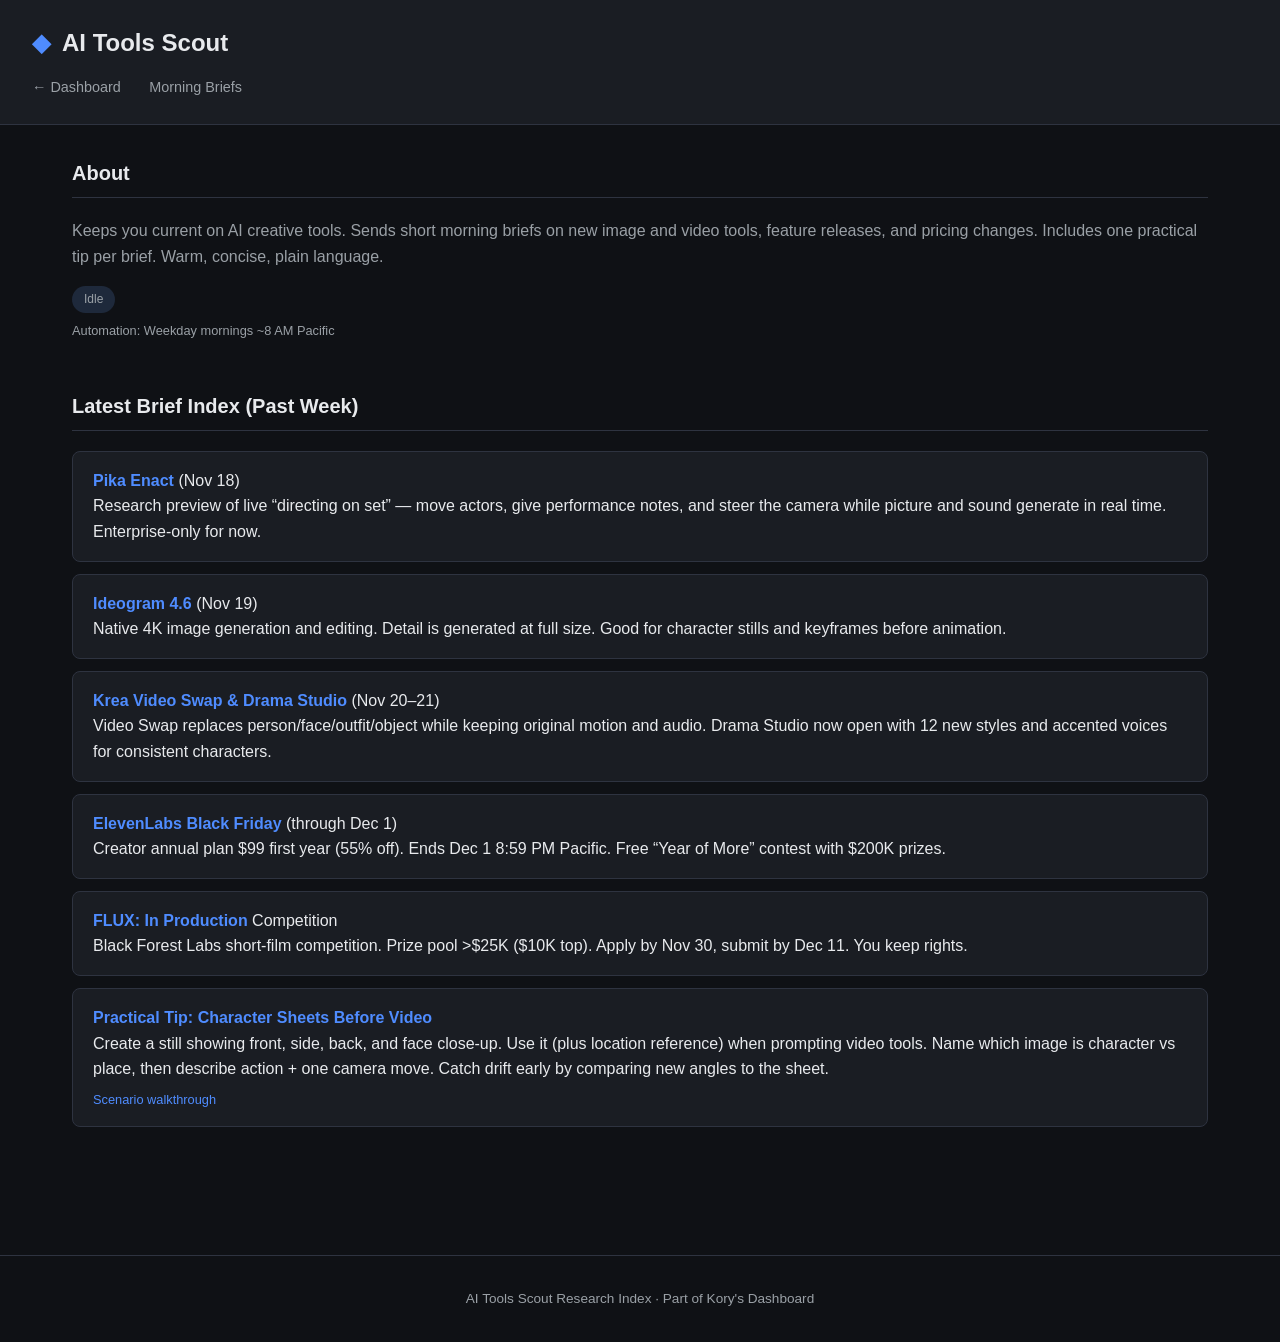
<file: bots/ai-tools-scout.html>
<!DOCTYPE html>
<html lang="en">
<head>
  <meta charset="UTF-8">
  <meta name="viewport" content="width=device-width, initial-scale=1.0">
  <title>AI Tools Scout · Research Index</title>
  <link rel="stylesheet" href="../css/style.css">
</head>
<body>
  <header>
    <h1><span>◆</span> AI Tools Scout</h1>
    <nav>
      <a href="../index.html">← Dashboard</a>
      <a href="#briefs">Morning Briefs</a>
    </nav>
  </header>

  <div class="container">
    <div class="section">
      <h2>About</h2>
      <p style="color: var(--text-muted); margin-bottom: 1rem;">
        Keeps you current on AI creative tools. Sends short morning briefs on new image and video tools, feature releases, and pricing changes. Includes one practical tip per brief. Warm, concise, plain language.
      </p>
      <span class="badge idle">Idle</span>
      <div class="meta" style="margin-top: 0.5rem;">Automation: Weekday mornings ~8 AM Pacific</div>
    </div>

    <div class="section" id="briefs">
      <h2>Latest Brief Index (Past Week)</h2>
      <ul class="research-list">
        <li id="pika-enact">
          <strong><a href="https://pika.art/blog/pika-enact" target="_blank">Pika Enact</a></strong> (Nov 18)
          <p>Research preview of live “directing on set” — move actors, give performance notes, and steer the camera while picture and sound generate in real time. Enterprise-only for now.</p>
        </li>
        <li id="ideogram-46">
          <strong><a href="https://ideogram.ai/models/4.6/" target="_blank">Ideogram 4.6</a></strong> (Nov 19)
          <p>Native 4K image generation and editing. Detail is generated at full size. Good for character stills and keyframes before animation.</p>
        </li>
        <li id="krea-video-swap">
          <strong><a href="https://www.krea.ai/docs/changelog" target="_blank">Krea Video Swap & Drama Studio</a></strong> (Nov 20–21)
          <p>Video Swap replaces person/face/outfit/object while keeping original motion and audio. Drama Studio now open with 12 new styles and accented voices for consistent characters.</p>
        </li>
        <li id="elevenlabs-black-friday">
          <strong><a href="https://elevenlabs.io/black-friday-promo" target="_blank">ElevenLabs Black Friday</a></strong> (through Dec 1)
          <p>Creator annual plan $99 first year (55% off). Ends Dec 1 8:59 PM Pacific. Free “Year of More” contest with $200K prizes.</p>
        </li>
        <li id="flux-in-production">
          <strong><a href="https://www.encodeclub.com/programmes/bfl-flux-in-production" target="_blank">FLUX: In Production</a></strong> Competition
          <p>Black Forest Labs short-film competition. Prize pool >$25K ($10K top). Apply by Nov 30, submit by Dec 11. You keep rights.</p>
        </li>
        <li id="character-sheet-tip">
          <strong>Practical Tip: Character Sheets Before Video</strong>
          <p>Create a still showing front, side, back, and face close-up. Use it (plus location reference) when prompting video tools. Name which image is character vs place, then describe action + one camera move. Catch drift early by comparing new angles to the sheet.</p>
          <div class="meta"><a href="https://learn.scenario.com/video/reference-to-video/article" target="_blank">Scenario walkthrough</a></div>
        </li>
      </ul>
    </div>
  </div>

  <footer>AI Tools Scout Research Index · Part of Kory's Dashboard</footer>
</body>
</html>
</file>
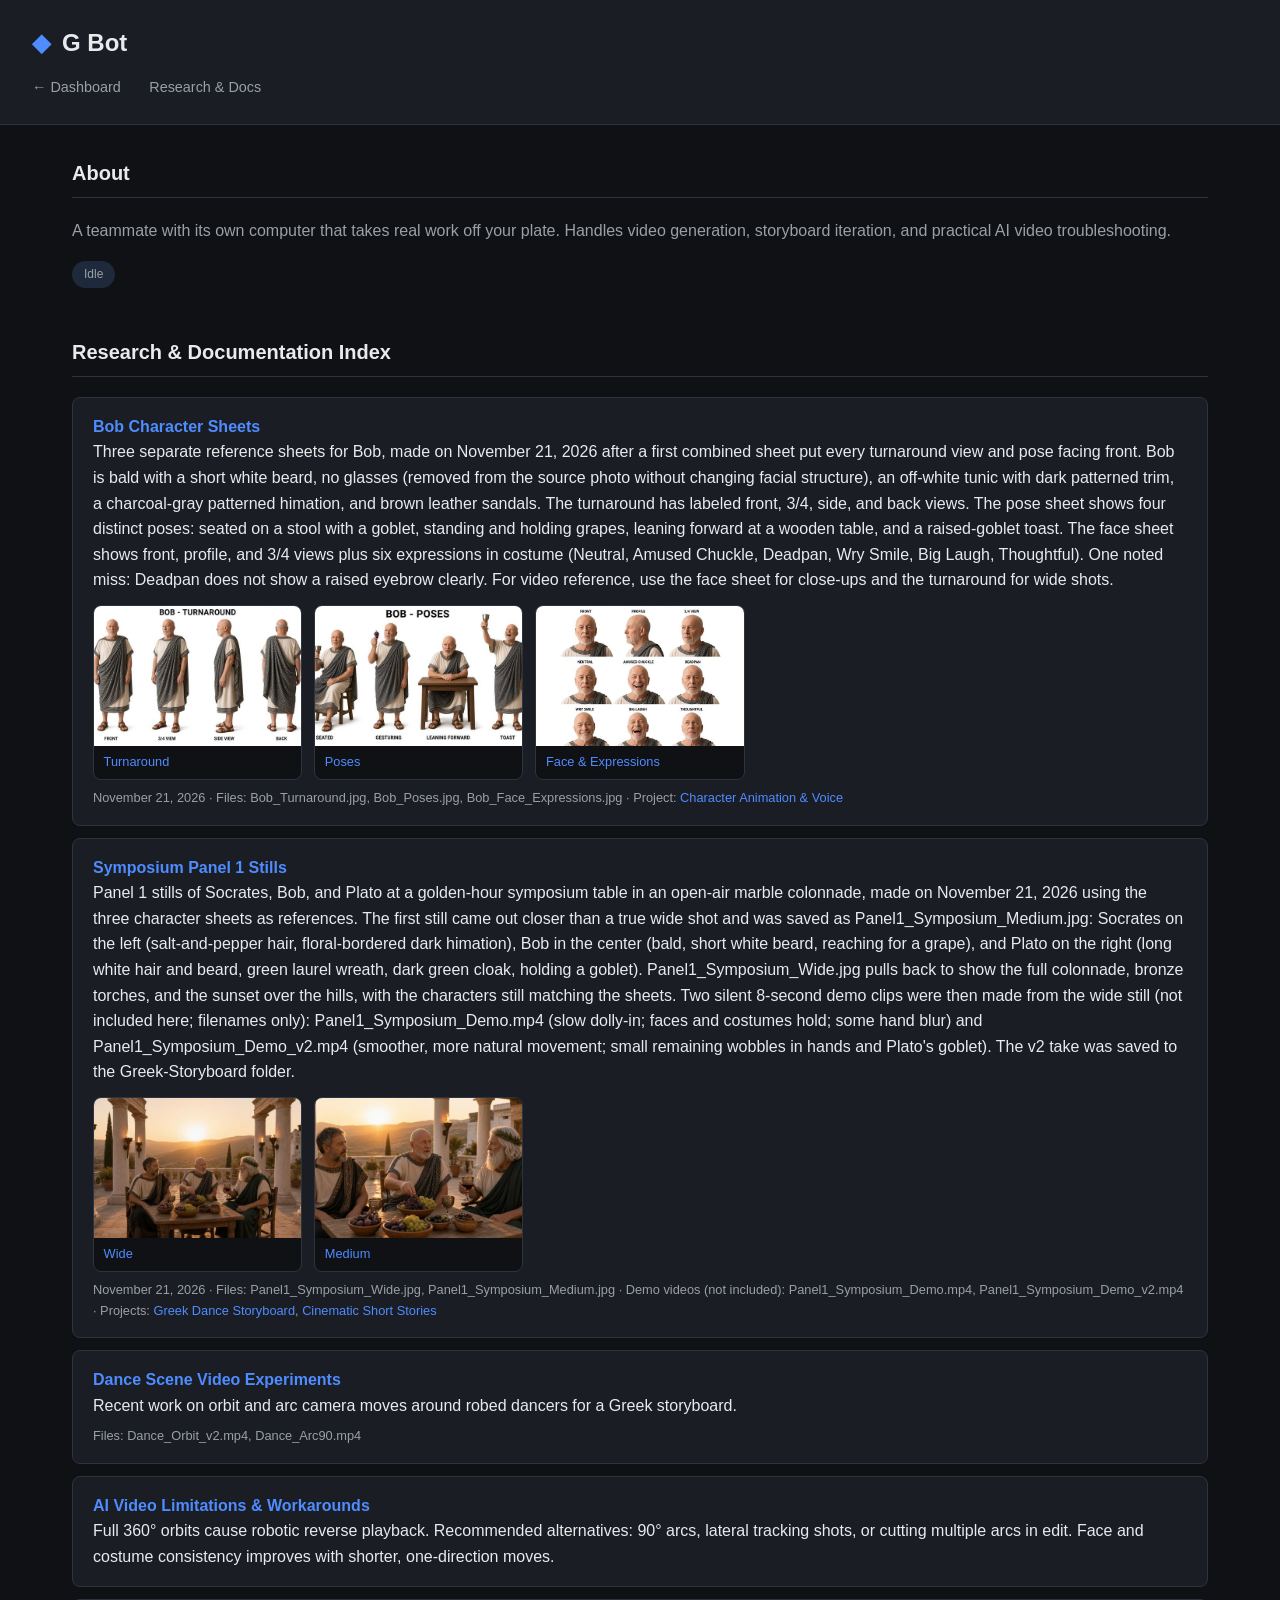
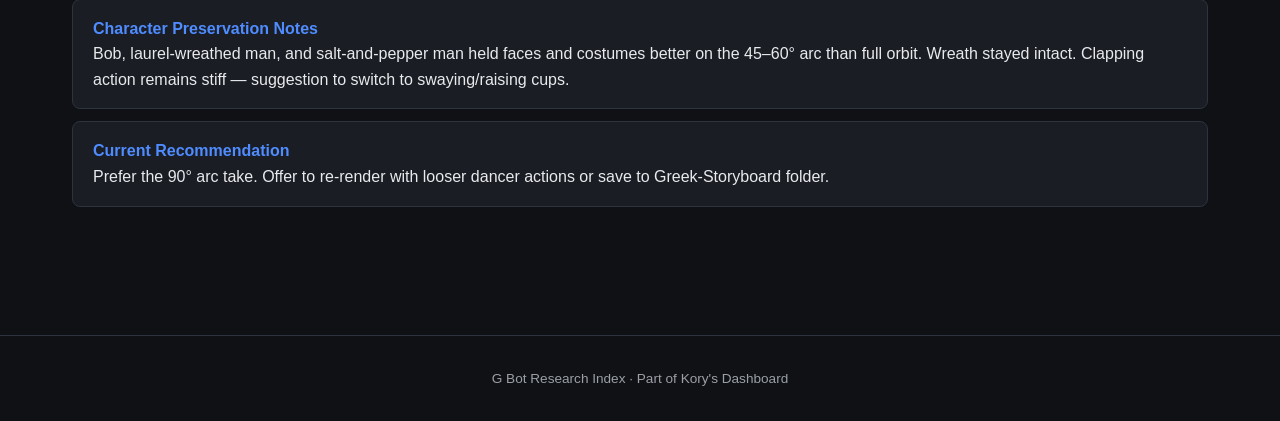
<file: bots/g-bot.html>
<!DOCTYPE html>
<html lang="en">
<head>
  <meta charset="UTF-8">
  <meta name="viewport" content="width=device-width, initial-scale=1.0">
  <title>G Bot · Research Index</title>
  <link rel="stylesheet" href="../css/style.css">
</head>
<body>
  <header>
    <h1><span>◆</span> G Bot</h1>
    <nav>
      <a href="../index.html">← Dashboard</a>
      <a href="#research">Research & Docs</a>
    </nav>
  </header>

  <div class="container">
    <div class="section">
      <h2>About</h2>
      <p style="color: var(--text-muted); margin-bottom: 1rem;">
        A teammate with its own computer that takes real work off your plate. Handles video generation, storyboard iteration, and practical AI video troubleshooting.
      </p>
      <span class="badge idle">Idle</span>
    </div>

    <div class="section" id="research">
      <h2>Research & Documentation Index</h2>
      <ul class="research-list">
        <li id="bob-character-sheets">
          <strong>Bob Character Sheets</strong>
          <p>Three separate reference sheets for Bob, made on November 21, 2026 after a first combined sheet put every turnaround view and pose facing front. Bob is bald with a short white beard, no glasses (removed from the source photo without changing facial structure), an off-white tunic with dark patterned trim, a charcoal-gray patterned himation, and brown leather sandals. The turnaround has labeled front, 3/4, side, and back views. The pose sheet shows four distinct poses: seated on a stool with a goblet, standing and holding grapes, leaning forward at a wooden table, and a raised-goblet toast. The face sheet shows front, profile, and 3/4 views plus six expressions in costume (Neutral, Amused Chuckle, Deadpan, Wry Smile, Big Laugh, Thoughtful). One noted miss: Deadpan does not show a raised eyebrow clearly. For video reference, use the face sheet for close-ups and the turnaround for wide shots.</p>
          <div class="gallery">
            <a href="../assets/images/Bob_Turnaround.jpg" class="gallery-item">
              <img src="../assets/images/thumbs/Bob_Turnaround.jpg" alt="Bob turnaround sheet: front, 3/4, side, and back views in costume">
              <span>Turnaround</span>
            </a>
            <a href="../assets/images/Bob_Poses.jpg" class="gallery-item">
              <img src="../assets/images/thumbs/Bob_Poses.jpg" alt="Bob pose sheet: seated, gesturing with grapes, leaning forward, and toast">
              <span>Poses</span>
            </a>
            <a href="../assets/images/Bob_Face_Expressions.jpg" class="gallery-item">
              <img src="../assets/images/thumbs/Bob_Face_Expressions.jpg" alt="Bob face and expression sheet: head views and six expressions in costume">
              <span>Face &amp; Expressions</span>
            </a>
          </div>
          <div class="meta">November 21, 2026 · Files: Bob_Turnaround.jpg, Bob_Poses.jpg, Bob_Face_Expressions.jpg · Project: <a href="../index.html#character-animation-voice">Character Animation &amp; Voice</a></div>
        </li>
        <li id="symposium-panel-1-stills">
          <strong>Symposium Panel 1 Stills</strong>
          <p>Panel 1 stills of Socrates, Bob, and Plato at a golden-hour symposium table in an open-air marble colonnade, made on November 21, 2026 using the three character sheets as references. The first still came out closer than a true wide shot and was saved as Panel1_Symposium_Medium.jpg: Socrates on the left (salt-and-pepper hair, floral-bordered dark himation), Bob in the center (bald, short white beard, reaching for a grape), and Plato on the right (long white hair and beard, green laurel wreath, dark green cloak, holding a goblet). Panel1_Symposium_Wide.jpg pulls back to show the full colonnade, bronze torches, and the sunset over the hills, with the characters still matching the sheets. Two silent 8-second demo clips were then made from the wide still (not included here; filenames only): Panel1_Symposium_Demo.mp4 (slow dolly-in; faces and costumes hold; some hand blur) and Panel1_Symposium_Demo_v2.mp4 (smoother, more natural movement; small remaining wobbles in hands and Plato's goblet). The v2 take was saved to the Greek-Storyboard folder.</p>
          <div class="gallery">
            <a href="../assets/images/Panel1_Symposium_Wide.jpg" class="gallery-item">
              <img src="../assets/images/thumbs/Panel1_Symposium_Wide.jpg" alt="Wide Panel 1 still: Socrates, Bob, and Plato at a sunset symposium table in a marble colonnade">
              <span>Wide</span>
            </a>
            <a href="../assets/images/Panel1_Symposium_Medium.jpg" class="gallery-item">
              <img src="../assets/images/thumbs/Panel1_Symposium_Medium.jpg" alt="Medium Panel 1 still: closer view of the three at the table, Bob reaching for a grape">
              <span>Medium</span>
            </a>
          </div>
          <div class="meta">November 21, 2026 · Files: Panel1_Symposium_Wide.jpg, Panel1_Symposium_Medium.jpg · Demo videos (not included): Panel1_Symposium_Demo.mp4, Panel1_Symposium_Demo_v2.mp4 · Projects: <a href="../index.html#greek-dance-storyboard">Greek Dance Storyboard</a>, <a href="../index.html#cinematic-short-stories">Cinematic Short Stories</a></div>
        </li>
        <li id="dance-scene-video-experiments">
          <strong>Dance Scene Video Experiments</strong>
          <p>Recent work on orbit and arc camera moves around robed dancers for a Greek storyboard.</p>
          <div class="meta">Files: Dance_Orbit_v2.mp4, Dance_Arc90.mp4</div>
        </li>
        <li id="ai-video-workarounds">
          <strong>AI Video Limitations &amp; Workarounds</strong>
          <p>Full 360° orbits cause robotic reverse playback. Recommended alternatives: 90° arcs, lateral tracking shots, or cutting multiple arcs in edit. Face and costume consistency improves with shorter, one-direction moves.</p>
        </li>
        <li id="character-preservation">
          <strong>Character Preservation Notes</strong>
          <p>Bob, laurel-wreathed man, and salt-and-pepper man held faces and costumes better on the 45–60° arc than full orbit. Wreath stayed intact. Clapping action remains stiff — suggestion to switch to swaying/raising cups.</p>
        </li>
        <li id="current-recommendation">
          <strong>Current Recommendation</strong>
          <p>Prefer the 90° arc take. Offer to re-render with looser dancer actions or save to Greek-Storyboard folder.</p>
        </li>
      </ul>
    </div>
  </div>

  <footer>G Bot Research Index · Part of Kory's Dashboard</footer>
  <script src="../js/gallery.js"></script>
</body>
</html>
</file>
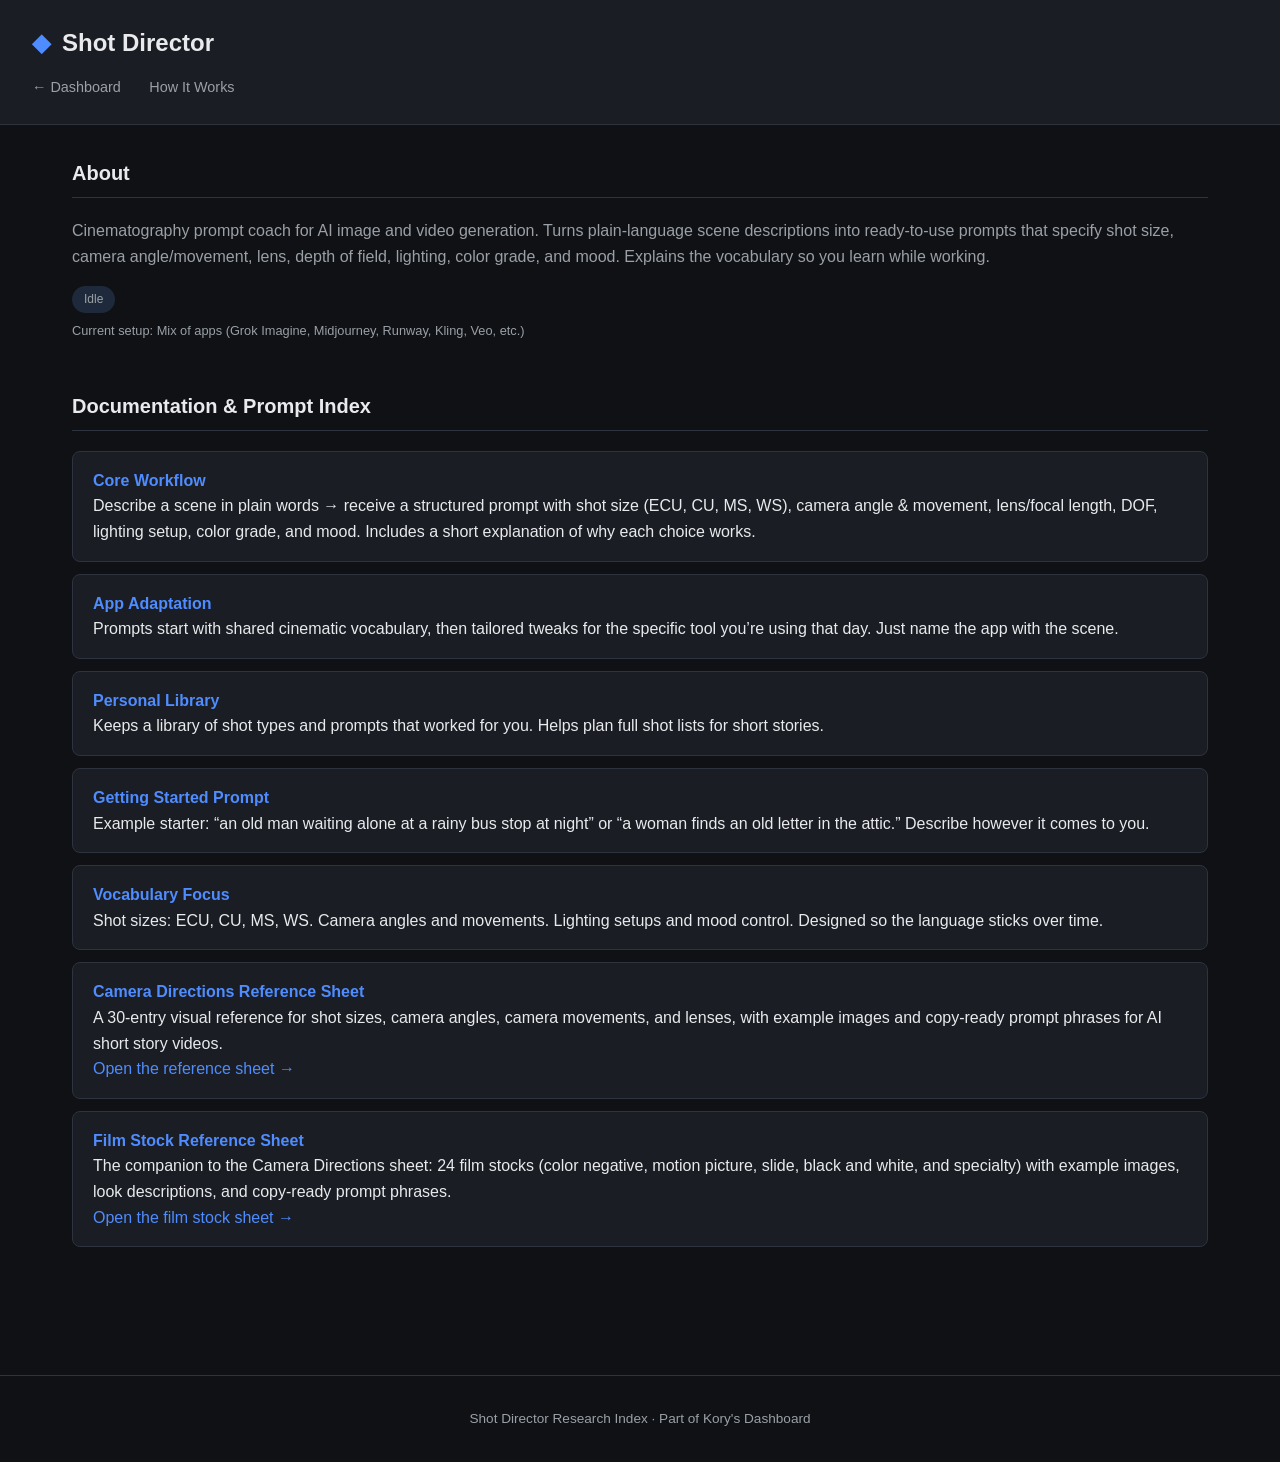
<file: bots/shot-director.html>
<!DOCTYPE html>
<html lang="en">
<head>
  <meta charset="UTF-8">
  <meta name="viewport" content="width=device-width, initial-scale=1.0">
  <title>Shot Director · Research Index</title>
  <link rel="stylesheet" href="../css/style.css">
</head>
<body>
  <header>
    <h1><span>◆</span> Shot Director</h1>
    <nav>
      <a href="../index.html">← Dashboard</a>
      <a href="#guide">How It Works</a>
    </nav>
  </header>

  <div class="container">
    <div class="section">
      <h2>About</h2>
      <p style="color: var(--text-muted); margin-bottom: 1rem;">
        Cinematography prompt coach for AI image and video generation. Turns plain-language scene descriptions into ready-to-use prompts that specify shot size, camera angle/movement, lens, depth of field, lighting, color grade, and mood. Explains the vocabulary so you learn while working.
      </p>
      <span class="badge idle">Idle</span>
      <div class="meta" style="margin-top: 0.5rem;">Current setup: Mix of apps (Grok Imagine, Midjourney, Runway, Kling, Veo, etc.)</div>
    </div>

    <div class="section" id="guide">
      <h2>Documentation & Prompt Index</h2>
      <ul class="research-list">
        <li id="core-workflow">
          <strong>Core Workflow</strong>
          <p>Describe a scene in plain words → receive a structured prompt with shot size (ECU, CU, MS, WS), camera angle & movement, lens/focal length, DOF, lighting setup, color grade, and mood. Includes a short explanation of why each choice works.</p>
        </li>
        <li id="app-adaptation">
          <strong>App Adaptation</strong>
          <p>Prompts start with shared cinematic vocabulary, then tailored tweaks for the specific tool you’re using that day. Just name the app with the scene.</p>
        </li>
        <li id="personal-library">
          <strong>Personal Library</strong>
          <p>Keeps a library of shot types and prompts that worked for you. Helps plan full shot lists for short stories.</p>
        </li>
        <li id="getting-started">
          <strong>Getting Started Prompt</strong>
          <p>Example starter: “an old man waiting alone at a rainy bus stop at night” or “a woman finds an old letter in the attic.” Describe however it comes to you.</p>
        </li>
        <li id="vocabulary-focus">
          <strong>Vocabulary Focus</strong>
          <p>Shot sizes: ECU, CU, MS, WS. Camera angles and movements. Lighting setups and mood control. Designed so the language sticks over time.</p>
        </li>
        <li id="camera-directions-reference">
          <strong>Camera Directions Reference Sheet</strong>
          <p>A 30-entry visual reference for shot sizes, camera angles, camera movements, and lenses, with example images and copy-ready prompt phrases for AI short story videos.</p>
          <p><a href="https://cursor.com/canvas/store-dabfb917-1b32-4570-b064-94c342b12aa9/9751b0bd-5615-4781-ad79-a897f2e11507" target="_blank" rel="noopener">Open the reference sheet &rarr;</a></p>
        </li>
        <li id="film-stock-reference">
          <strong>Film Stock Reference Sheet</strong>
          <p>The companion to the Camera Directions sheet: 24 film stocks (color negative, motion picture, slide, black and white, and specialty) with example images, look descriptions, and copy-ready prompt phrases.</p>
          <p><a href="https://cursor.com/canvas/store-dabfb917-1b32-4570-b064-94c342b12aa9/b404aaf3-1466-485f-b3e7-253aaa57aef6" target="_blank" rel="noopener">Open the film stock sheet &rarr;</a></p>
        </li>
      </ul>
    </div>
  </div>

  <footer>Shot Director Research Index · Part of Kory's Dashboard</footer>
</body>
</html>
</file>
<file: css/style.css>
/* Dark theme dashboard styles */
:root {
  --bg: #0f1115;
  --surface: #1a1d23;
  --surface-hover: #23272f;
  --border: #2e3340;
  --text: #e8eaed;
  --text-muted: #9aa0a6;
  --accent: #4f8cff;
  --accent-hover: #6aa1ff;
  --success: #34d399;
  --warning: #fbbf24;
  --card-shadow: 0 4px 12px rgba(0, 0, 0, 0.4);
}

* {
  box-sizing: border-box;
  margin: 0;
  padding: 0;
}

body {
  font-family: -apple-system, BlinkMacSystemFont, 'Segoe UI', Roboto, Oxygen, Ubuntu, sans-serif;
  background: var(--bg);
  color: var(--text);
  line-height: 1.6;
  min-height: 100vh;
}

header {
  background: var(--surface);
  border-bottom: 1px solid var(--border);
  padding: 1.5rem 2rem;
  position: sticky;
  top: 0;
  z-index: 100;
}

header h1 {
  font-size: 1.5rem;
  font-weight: 600;
  display: flex;
  align-items: center;
  gap: 0.75rem;
}

header h1 span {
  color: var(--accent);
}

nav {
  margin-top: 0.75rem;
}

nav a {
  color: var(--text-muted);
  text-decoration: none;
  margin-right: 1.5rem;
  font-size: 0.9rem;
  transition: color 0.2s;
}

nav a:hover, nav a.active {
  color: var(--accent);
}

.container {
  max-width: 1200px;
  margin: 0 auto;
  padding: 2rem;
}

.section {
  margin-bottom: 3rem;
  scroll-margin-top: 5.5rem;
}

.section h2 {
  font-size: 1.25rem;
  margin-bottom: 1.25rem;
  color: var(--text);
  border-bottom: 1px solid var(--border);
  padding-bottom: 0.5rem;
}

.grid {
  display: grid;
  grid-template-columns: repeat(auto-fill, minmax(320px, 1fr));
  gap: 1.5rem;
}

.card {
  background: var(--surface);
  border: 1px solid var(--border);
  border-radius: 12px;
  padding: 1.5rem;
  transition: all 0.2s ease;
  box-shadow: var(--card-shadow);
  text-decoration: none;
  color: inherit;
  display: block;
  scroll-margin-top: 5.5rem;
}

.card:hover {
  background: var(--surface-hover);
  border-color: var(--accent);
  transform: translateY(-2px);
}

.card:focus-visible {
  outline: 2px solid var(--accent);
  outline-offset: 2px;
  background: var(--surface-hover);
  border-color: var(--accent);
}

.card h3 {
  font-size: 1.1rem;
  margin-bottom: 0.5rem;
  color: var(--accent);
}

.card p {
  color: var(--text-muted);
  font-size: 0.9rem;
  margin-bottom: 1rem;
}

.badge {
  display: inline-block;
  padding: 0.25rem 0.75rem;
  border-radius: 999px;
  font-size: 0.75rem;
  font-weight: 500;
  background: #1e3a2f;
  color: var(--success);
}

.badge.idle {
  background: #1e293b;
  color: var(--text-muted);
}

.research-list {
  list-style: none;
}

.research-list li {
  background: var(--surface);
  border: 1px solid var(--border);
  border-radius: 8px;
  padding: 1rem 1.25rem;
  margin-bottom: 0.75rem;
  scroll-margin-top: 5.5rem;
}

.research-list li strong {
  color: var(--accent);
}

.research-list a {
  color: var(--accent);
  text-decoration: none;
}

.research-list a:hover {
  text-decoration: underline;
}

.meta {
  font-size: 0.8rem;
  color: var(--text-muted);
  margin-top: 0.5rem;
}

footer {
  text-align: center;
  padding: 2rem;
  color: var(--text-muted);
  font-size: 0.85rem;
  border-top: 1px solid var(--border);
  margin-top: 3rem;
}

.search-section {
  background: var(--surface);
  border: 1px solid var(--border);
  border-radius: 12px;
  padding: 1.5rem;
  margin-bottom: 2.5rem;
}

.search-desc {
  color: var(--text-muted);
  font-size: 0.9rem;
  margin-bottom: 1rem;
}

.search-box {
  margin-bottom: 1rem;
}

#search-input {
  width: 100%;
  padding: 0.85rem 1rem;
  background: var(--bg);
  border: 1px solid var(--border);
  border-radius: 8px;
  color: var(--text);
  font-size: 1rem;
  outline: none;
  transition: border-color 0.2s;
}

#search-input:focus {
  border-color: var(--accent);
}

#search-input:disabled {
  opacity: 0.6;
  cursor: not-allowed;
}

#search-status {
  margin-top: 0.5rem;
}

.search-result {
  background: var(--bg);
  border: 1px solid var(--border);
  border-radius: 8px;
  padding: 1rem 1.25rem;
  margin-bottom: 0.75rem;
}

.result-header {
  display: flex;
  align-items: center;
  gap: 0.75rem;
  margin-bottom: 0.5rem;
  flex-wrap: wrap;
}

.result-header strong {
  color: var(--accent);
}

.score {
  margin-left: auto;
  font-size: 0.75rem;
  color: var(--text-muted);
}

.search-result p {
  color: var(--text-muted);
  font-size: 0.9rem;
  margin-bottom: 0.75rem;
}

.result-link {
  color: var(--accent);
  text-decoration: none;
  font-size: 0.85rem;
  font-weight: 500;
}

.result-link:hover {
  text-decoration: underline;
}

@media (max-width: 768px) {
  .container { padding: 1rem; }
  .grid { grid-template-columns: 1fr; }
  header { padding: 1rem; }
}

.gallery {
  display: grid;
  grid-template-columns: repeat(auto-fill, minmax(180px, 1fr));
  gap: 0.75rem;
  margin-top: 0.75rem;
}

.gallery-item {
  display: block;
  background: var(--bg);
  border: 1px solid var(--border);
  border-radius: 8px;
  overflow: hidden;
  text-decoration: none;
  color: var(--text-muted);
  font-size: 0.8rem;
  transition: border-color 0.2s;
}

.gallery-item img {
  width: 100%;
  height: 140px;
  object-fit: cover;
  display: block;
}

.gallery-item span {
  display: block;
  padding: 0.4rem 0.6rem;
}

.gallery-item:hover {
  border-color: var(--accent);
}

.lightbox {
  position: fixed;
  inset: 0;
  background: rgba(0, 0, 0, 0.85);
  display: flex;
  align-items: center;
  justify-content: center;
  z-index: 1000;
  cursor: zoom-out;
  padding: 2rem;
}

.lightbox img {
  max-width: 100%;
  max-height: 100%;
  border-radius: 8px;
  box-shadow: var(--card-shadow);
}

.card h3 a {
  color: inherit;
  text-decoration: none;
}

.card h3 a:hover {
  text-decoration: underline;
}

.folder-links {
  list-style: none;
  display: flex;
  flex-wrap: wrap;
  gap: 0.5rem 0.85rem;
  margin: 0 0 0.75rem;
}

.folder-links a {
  color: var(--accent);
  text-decoration: none;
  font-size: 0.85rem;
}

.folder-links a:hover {
  text-decoration: underline;
}
</file>
